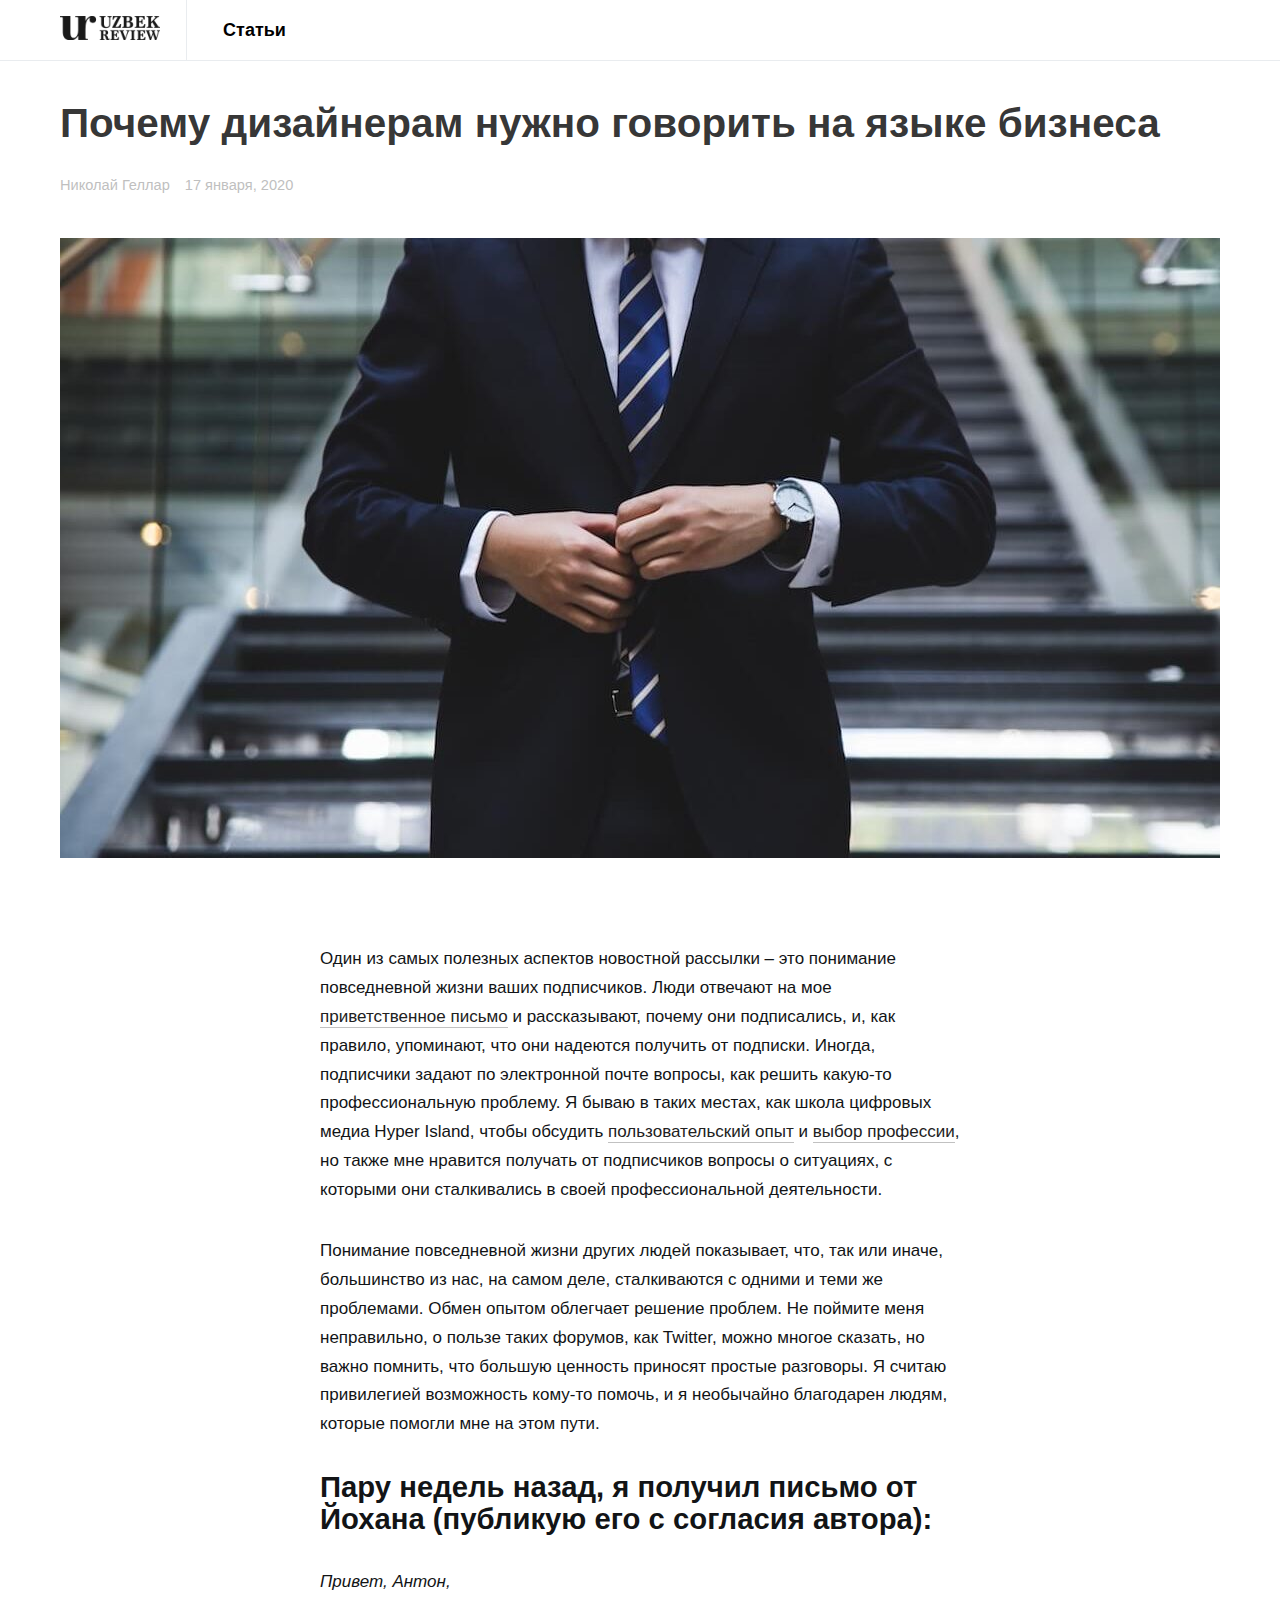
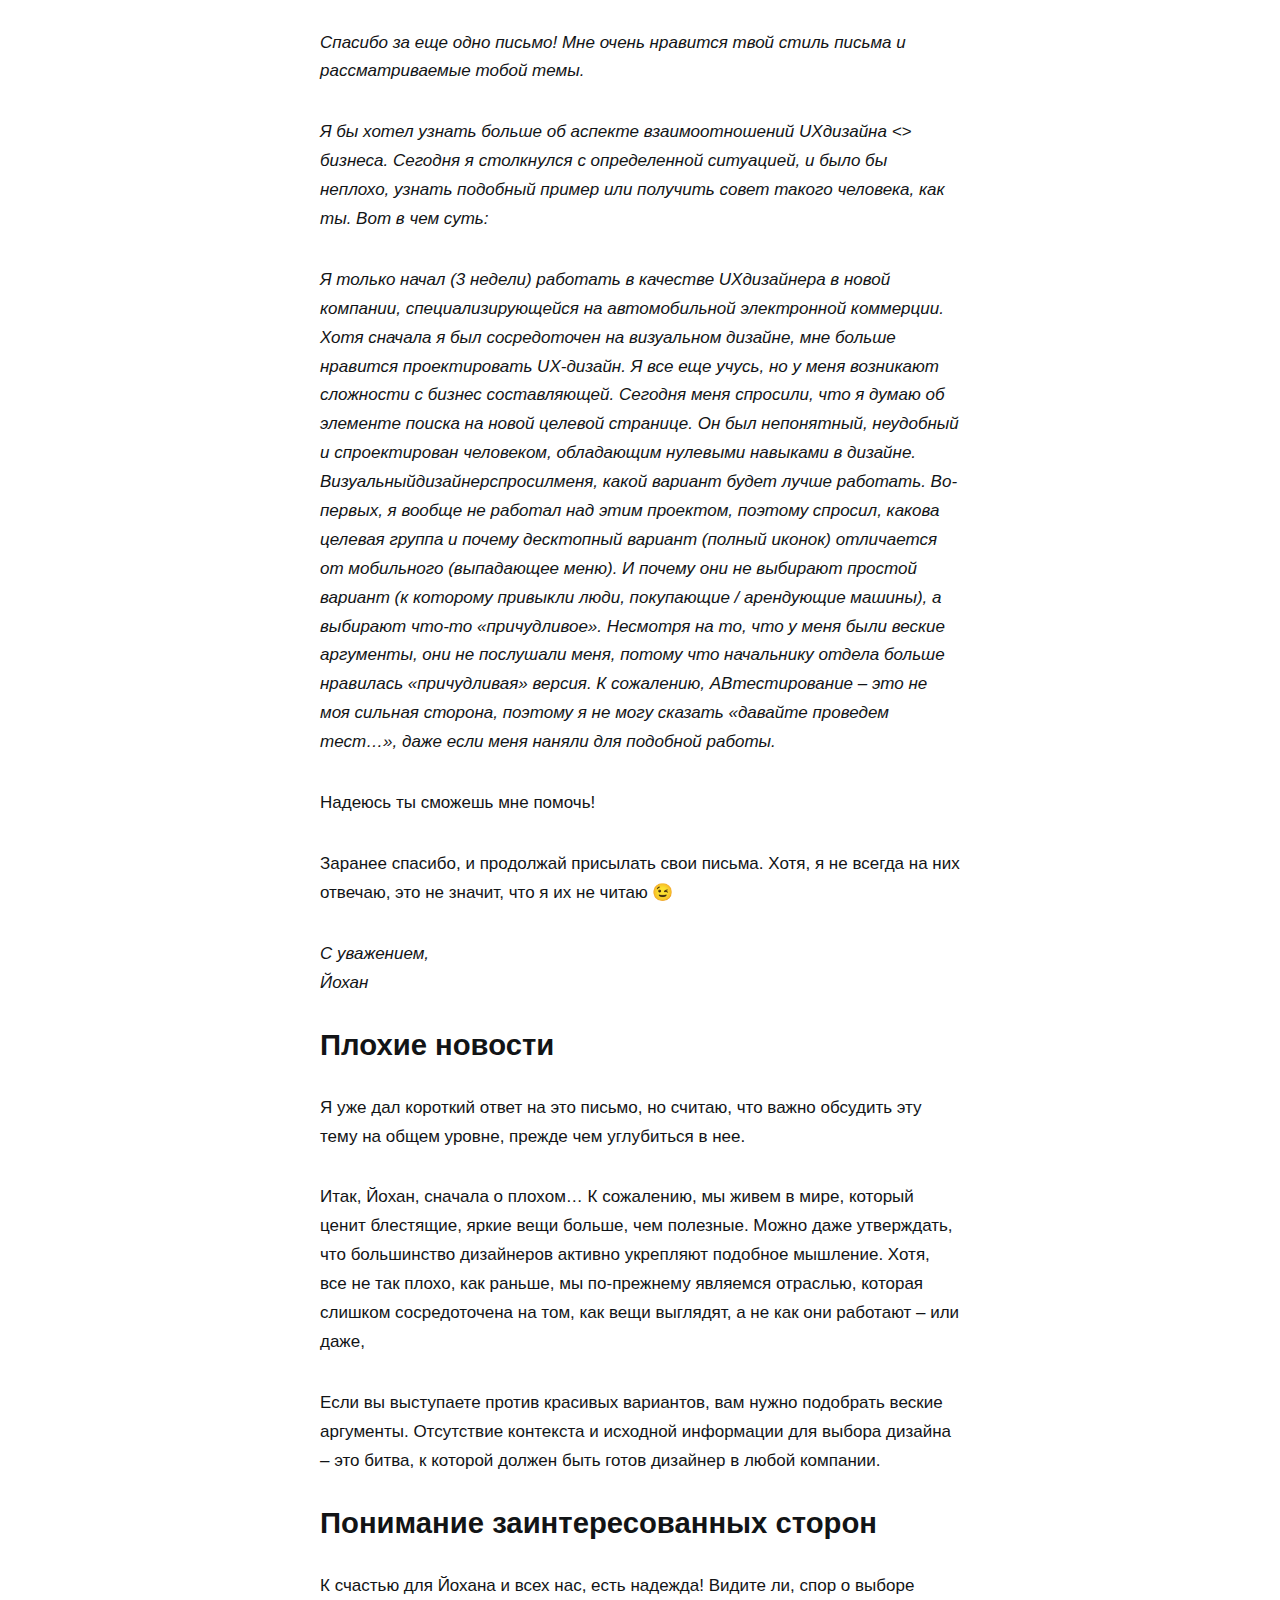
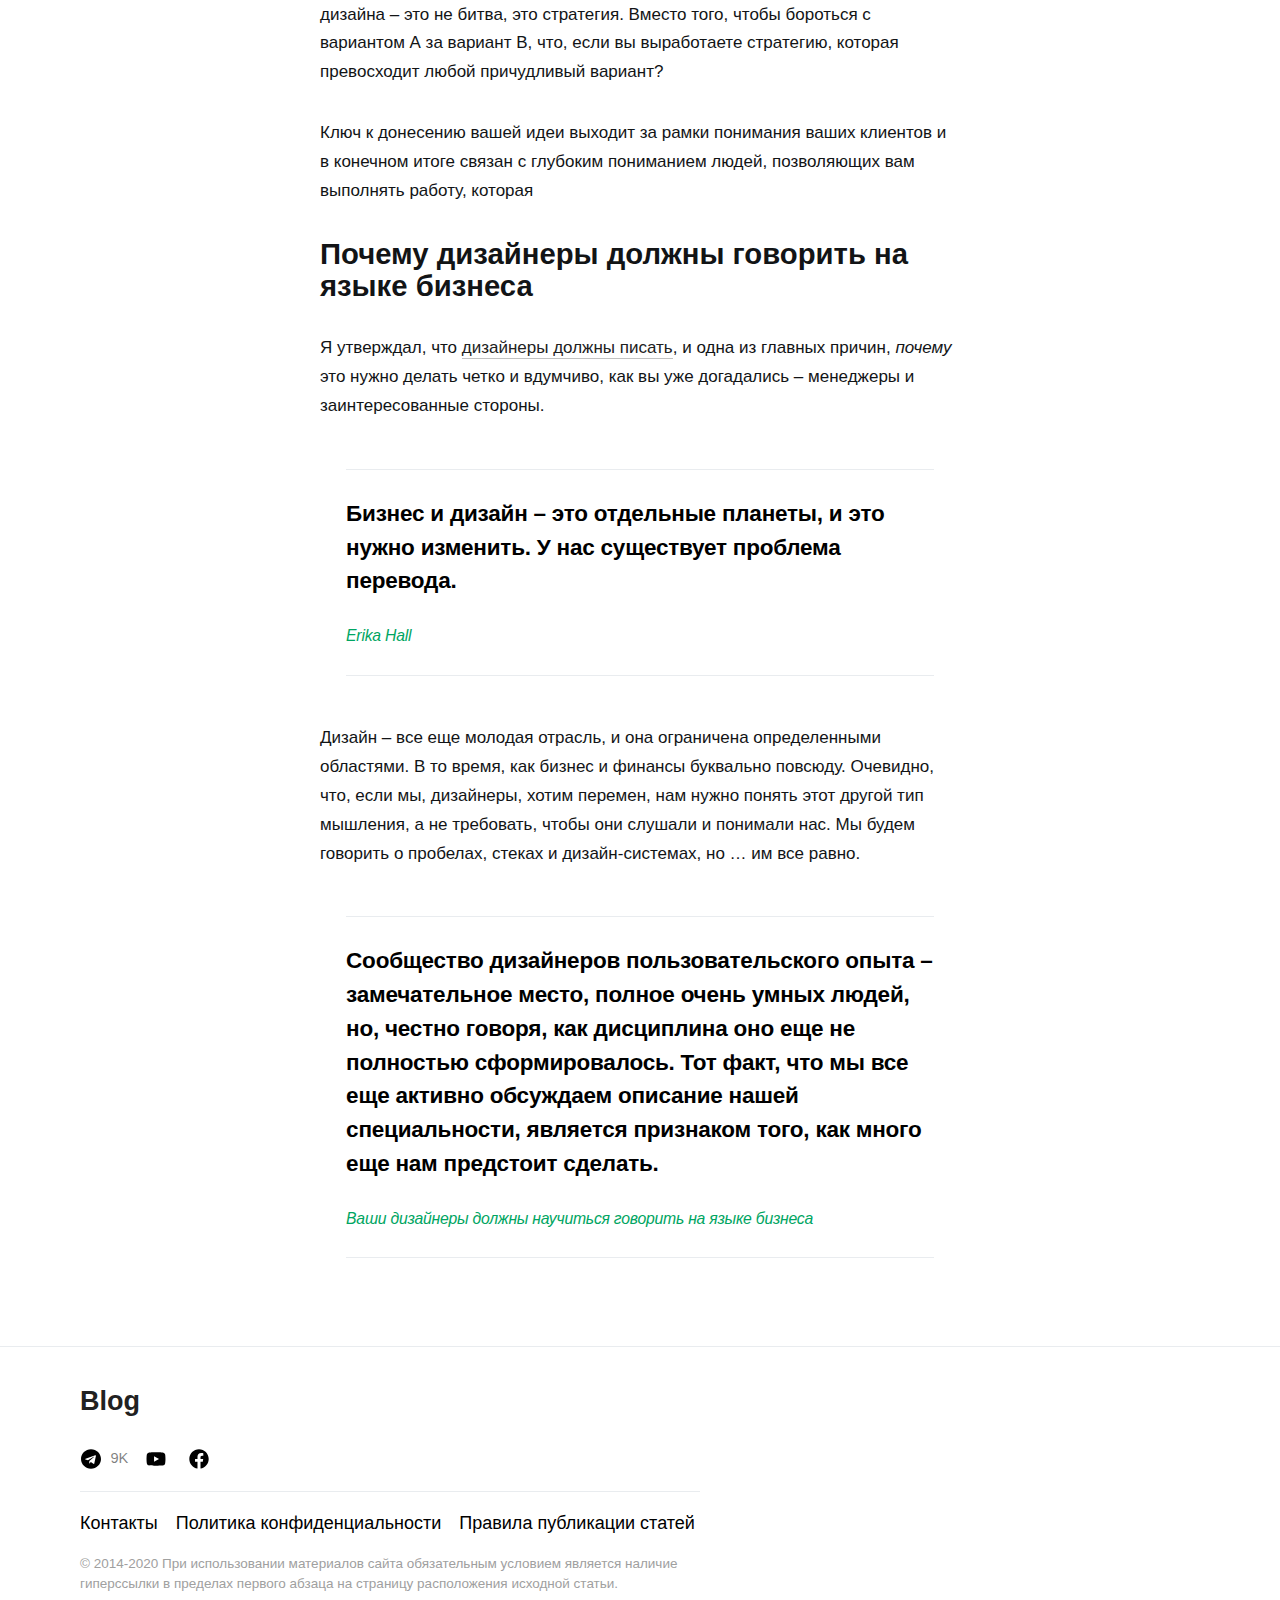
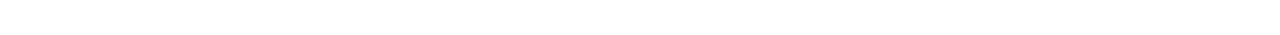
<file: article/index.html>
<!DOCTYPE html><html lang="en"><head><meta charSet="utf-8"/><meta http-equiv="x-ua-compatible" content="ie=edge"/><meta name="viewport" content="width=device-width, initial-scale=1, shrink-to-fit=no"/><style data-href="/styles.e7777220938f333dafc7.css">.headroom{top:0;left:0;right:0;z-index:1}.headroom--unfixed{position:fixed;-webkit-transform:translateY(0);transform:translateY(0);-webkit-transition:background .3s;transition:background .3s}.headroom--scrolled{-webkit-transition:-webkit-transform .2s ease-in-out;transition:-webkit-transform .2s ease-in-out;transition:transform .2s ease-in-out;transition:transform .2s ease-in-out,-webkit-transform .2s ease-in-out}.headroom--unpinned{position:fixed;-webkit-transform:translateY(-100%);transform:translateY(-100%)}.headroom--pinned{position:fixed;-webkit-transform:translateY(0);transform:translateY(0);background-color:#fff}.headroom-wrapper{height:0!important}.navbar-primary{background-color:#fff}.navbar-wrap{border-bottom:1px solid #e9ecef}.navbar-container{display:flex;align-items:center;height:100%;width:100%;padding-right:20px;padding-left:20px;margin-right:auto;margin-left:auto}.navbar-container .navbar-content{display:flex;align-items:center;position:relative;width:100%;height:60px;justify-content:space-between}.navbar-primary .navbar-brand{position:absolute;-webkit-transform:translate3d(-50%,0,0);transform:translate3d(-50%,0,0);left:50%}.navbar-brand{display:inline-block;margin-bottom:0;line-height:inherit;white-space:nowrap;text-decoration:none;color:#000;font-weight:700;font-size:28px}.navbar-brand img{width:100px;margin-bottom:0}.navbar-nav{border-left:1px solid rgba(0,0,0,.05);border-left:1px solid #e9ecef;padding-left:1.5rem;margin-right:auto;order:3}.navbar-primary .navbar-nav{height:100%;display:none}.navbar-nav{display:flex;flex-wrap:wrap;margin-bottom:0;list-style:none;padding:0}.navbar-primary .navbar-nav>li{height:100%}.navbar-nav li{position:relative}.navbar-nav>li:hover>a{color:#a0a0a0}.navbar-primary .navbar-nav>li>a{height:100%;text-decoration:none;font-weight:700}.navbar-nav>li>a{display:flex;align-items:center;padding-left:.5rem;padding-right:.5rem;color:#000}.navbar-nav>li.current-menu-item>a{font-weight:700}.navbar-primary .navbar-nav{border-left:1px solid #e9ecef;padding-left:1.5rem;margin-right:auto;order:3}@media (min-width:720px){.navbar-container{max-width:720px}}@media (min-width:600px){.navbar-container{max-width:600px}}@media (min-width:1020px){.navbar-primary .navbar-nav{display:flex}.navbar-primary .navbar-brand{position:static;left:0;-webkit-transform:none;transform:none}.header-default .navbar-brand{margin-right:1rem}.navbar-container{max-width:1200px}.navbar-container .navbar-content{justify-content:flex-start}}.site-footer{background-color:#fff;padding-bottom:40px;background:#fff;border-top:1px solid #e9ecef;padding-top:40px;margin-top:40px}.site-info{width:100%;padding-right:20px;padding-left:20px;margin-right:auto;margin-left:auto;display:flex;align-items:center;justify-content:space-between;flex-direction:column;color:#a0a0a0}.site-info .footer-aside{margin-top:1rem;order:2}.pk-subscribe-form-wrap{position:relative}.site-info .pk-subscribe-form-wrap .pk-subscribe-message{display:none;font-size:.75rem;line-height:1.5;margin-bottom:1rem}.pk-subscribe-form-wrap .pk-input-group{display:flex}.pk-input-group{position:relative;background:#e9ecef;border-radius:0;border:3px solid #e9ecef;-webkit-transition:.25s;transition:.25s}.pk-input-group input[type=text]{position:relative;flex:1 1 auto;width:1%;margin-bottom:0;border-radius:0;padding:.375rem .75rem;border:none;box-shadow:none}input[type=text]{font-size:15px;border-radius:3px;display:block;width:100%;font-size:.75rem;padding:.375rem .75rem;line-height:1.7rem;color:#495057;background-color:#fff;background-clip:padding-box;border:1px solid #ced4da;border-radius:0;-webkit-transition:border-color .15s ease-in-out,-webkit-box-shadow .15s ease-in-out;-webkit-transition:border-color .15s ease-in-out,box-shadow .15s ease-in-out;transition:border-color .15s ease-in-out,box-shadow .15s ease-in-out;box-shadow:0 0 0 .2rem rgba(0,0,0,.1);outline:0}.pk-subscribe-form-wrap .pk-input-group button{margin-top:-3px;background-color:#00a562;font-size:.875rem;font-weight:700}.pk-input-group button{margin:-3px -3px -3px 0;position:relative;z-index:2;border-radius:0;-webkit-transition:.25s;transition:.25s}.site-info .footer-content{text-align:center;flex-grow:1;order:1}.site-info .footer-title{font-size:1.5rem;color:#212121}.site-info .pk-social-links-template-nav{margin-top:1rem}.pk-social-links-template-nav .pk-social-links-items{display:flex;flex-wrap:wrap;justify-content:flex-start;margin:0 -.225rem}.pk-social-links-template-nav .pk-social-links-item:first-child{margin-left:0;padding-left:0}.pk-social-links-template-nav .pk-social-links-item:not(:last-child){margin-right:.25rem}.site-info .pk-social-links-item{padding-bottom:0}.pk-social-links-template-nav .pk-social-links-item{padding:0 .225rem}.pk-social-links-template-nav .pk-social-links-item a{display:flex;flex-direction:row;align-items:center;line-height:1}.pk-social-links-item .pk-social-links-link{display:flex;flex-grow:1;flex-direction:column;align-items:center;height:100%;line-height:1;text-align:center;color:#000;border:none!important;text-decoration:none!important;box-shadow:none!important;-webkit-transition:background-color .2s;transition:background-color .2s}.pk-social-links-template-nav .pk-social-links-icon{width:30px;height:30px;line-height:30px;text-align:center;font-size:.875rem;-webkit-transition:.25s;transition:.25s;border-radius:100%}.pk-social-links-template-nav .pk-social-links-count{color:rgba(0,0,0,.5)}.pk-social-links-template-nav .pk-social-links-count,.pk-social-links-template-nav .pk-social-links-label,.pk-social-links-template-nav .pk-social-links-title{margin-top:0;margin-left:.25rem;-webkit-transition:color .2s;transition:color .2s}.site-info .navbar-footer{border-top:1px solid #e9ecef;padding-top:1rem;margin-top:1rem}.site-info .navbar-footer .navbar-nav{margin-left:-.5rem;margin-right:-.5rem;justify-content:center}.site-info .footer-copyright{width:100%;margin-top:1rem;font-size:.75rem;line-height:1.5}.site-info .pk-social-links-template-nav .pk-social-links-items{justify-content:center}.pk-social-links-icon img{width:20px;vertical-align:middle;margin-bottom:0}.pk-social-links-count{font-size:.8125rem}.navbar-footer .navbar-nav{border-left:0}.navbar-footer .navbar-nav li{margin-bottom:0}.menu-item a{text-decoration:none}@media (min-width:600px){.site-info{max-width:600px}}@media (min-width:720px){.site-info{max-width:720px;flex-direction:row;align-items:flex-start}.site-info .footer-aside{margin-top:0;margin-left:40px;flex:0 0 300px;max-width:300px;width:100%}.site-info .pk-subscribe-form-wrap .pk-subscribe-message{display:block}.site-info .footer-content{text-align:left}.site-info .navbar-footer .navbar-nav,.site-info .pk-social-links-template-nav .pk-social-links-items{justify-content:flex-start}}@media (min-width:1020px){.site-info{max-width:1020px}}@media (min-width:1200px){.site-info{max-width:1200px}}.site-inner{position:relative;left:0;transition:all .4s ease;-webkit-transition:all .4s ease}html{font-family:Roboto,sans-serif;-ms-text-size-adjust:100%;-webkit-text-size-adjust:100%}body{margin:0;-webkit-font-smoothing:antialiased;-moz-osx-font-smoothing:grayscale}article,aside,details,figcaption,figure,footer,header,main,menu,nav,section,summary{display:block}audio,canvas,progress,video{display:inline-block}audio:not([controls]){display:none;height:0}progress{vertical-align:baseline}[hidden],template{display:none}a{background-color:transparent;-webkit-text-decoration-skip:objects}a:active,a:hover{outline-width:0}abbr[title]{border-bottom:none;text-decoration:underline;-webkit-text-decoration:underline dotted;text-decoration:underline dotted}b,strong{font-weight:inherit;font-weight:bolder}dfn{font-style:italic}h1{font-size:2em;margin:.67em 0}mark{background-color:#ff0;color:#000}small{font-size:80%}sub,sup{font-size:75%;line-height:0;position:relative;vertical-align:baseline}sub{bottom:-.25em}sup{top:-.5em}img{border-style:none}svg:not(:root){overflow:hidden}code,kbd,pre,samp{font-family:monospace,monospace;font-size:1em}figure{margin:1em 40px}hr{box-sizing:content-box;height:0;overflow:visible}button,input,optgroup,select,textarea{font:inherit;margin:0}optgroup{font-weight:700}button,input{overflow:visible}button,select{text-transform:none}[type=reset],[type=submit],button,html [type=button]{-webkit-appearance:button}[type=button]::-moz-focus-inner,[type=reset]::-moz-focus-inner,[type=submit]::-moz-focus-inner,button::-moz-focus-inner{border-style:none;padding:0}[type=button]:-moz-focusring,[type=reset]:-moz-focusring,[type=submit]:-moz-focusring,button:-moz-focusring{outline:1px dotted ButtonText}fieldset{border:1px solid silver;margin:0 2px;padding:.35em .625em .75em}legend{box-sizing:border-box;color:inherit;display:table;max-width:100%;padding:0;white-space:normal}textarea{overflow:auto}[type=checkbox],[type=radio]{box-sizing:border-box;padding:0}[type=number]::-webkit-inner-spin-button,[type=number]::-webkit-outer-spin-button{height:auto}[type=search]{-webkit-appearance:textfield;outline-offset:-2px}[type=search]::-webkit-search-cancel-button,[type=search]::-webkit-search-decoration{-webkit-appearance:none}::-webkit-input-placeholder{color:inherit;opacity:.54}::-webkit-file-upload-button{-webkit-appearance:button;font:inherit}html{font:112.5%/1.45em georgia,serif;box-sizing:border-box;overflow-y:scroll}*,:after,:before{box-sizing:inherit}body{color:rgba(0,0,0,.8);font-family:Roboto,sans-serif;font-weight:400;word-wrap:break-word;-webkit-font-kerning:normal;font-kerning:normal;-ms-font-feature-settings:"kern","liga","clig","calt";font-feature-settings:"kern","liga","clig","calt"}img{max-width:100%;padding:0;margin:0 0 1.45rem}h1{font-size:2.25rem}h1,h2{padding:0;margin:0 0 1.45rem;color:inherit;font-family:-apple-system,BlinkMacSystemFont,Segoe UI,Roboto,Oxygen,Ubuntu,Cantarell,Fira Sans,Droid Sans,Helvetica Neue,sans-serif;font-weight:700;text-rendering:optimizeLegibility;line-height:1.1}h2{font-size:1.62671rem}h3{font-size:1.38316rem}h3,h4{padding:0;margin:0 0 1.45rem;color:inherit;font-family:-apple-system,BlinkMacSystemFont,Segoe UI,Roboto,Oxygen,Ubuntu,Cantarell,Fira Sans,Droid Sans,Helvetica Neue,sans-serif;font-weight:700;text-rendering:optimizeLegibility;line-height:1.1}h4{font-size:1rem}h5{font-size:.85028rem}h5,h6{padding:0;margin:0 0 1.45rem;color:inherit;font-family:-apple-system,BlinkMacSystemFont,Segoe UI,Roboto,Oxygen,Ubuntu,Cantarell,Fira Sans,Droid Sans,Helvetica Neue,sans-serif;font-weight:700;text-rendering:optimizeLegibility;line-height:1.1}h6{font-size:.78405rem}hgroup{padding:0;margin:0 0 1.45rem}ol,ul{padding:0;margin:0 0 1.45rem 1.45rem;list-style-position:outside;list-style-image:none}dd,dl,figure,p{padding:0;margin:0 0 1.45rem}pre{margin:0 0 1.45rem;font-size:.85rem;line-height:1.42;background:rgba(0,0,0,.04);border-radius:3px;overflow:auto;word-wrap:normal;padding:1.45rem}table{font-size:1rem;line-height:1.45rem;border-collapse:collapse;width:100%}fieldset,table{padding:0;margin:0 0 1.45rem}blockquote{padding:0;margin:0 1.45rem 1.45rem}form,iframe,noscript{padding:0;margin:0 0 1.45rem}hr{padding:0;margin:0 0 calc(1.45rem - 1px);background:rgba(0,0,0,.2);border:none;height:1px}address{padding:0;margin:0 0 1.45rem}b,dt,strong,th{font-weight:700}li{margin-bottom:.725rem}ol li,ul li{padding-left:0}li>ol,li>ul{margin-left:1.45rem;margin-bottom:.725rem;margin-top:.725rem}blockquote :last-child,li :last-child,p :last-child{margin-bottom:0}li>p{margin-bottom:.725rem}code,kbd,samp{font-size:.85rem;line-height:1.45rem}abbr,abbr[title],acronym{border-bottom:1px dotted rgba(0,0,0,.5);cursor:help}abbr[title]{text-decoration:none}td,th,thead{text-align:left}td,th{border-bottom:1px solid rgba(0,0,0,.12);font-feature-settings:"tnum";-moz-font-feature-settings:"tnum";-ms-font-feature-settings:"tnum";-webkit-font-feature-settings:"tnum";padding:.725rem .96667rem calc(.725rem - 1px)}td:first-child,th:first-child{padding-left:0}td:last-child,th:last-child{padding-right:0}code,tt{background-color:rgba(0,0,0,.04);border-radius:3px;font-family:SFMono-Regular,Consolas,Roboto Mono,Droid Sans Mono,Liberation Mono,Menlo,Courier,monospace;padding:.2em 0}pre code{background:none;line-height:1.42}code:after,code:before,tt:after,tt:before{letter-spacing:-.2em;content:" "}pre code:after,pre code:before,pre tt:after,pre tt:before{content:""}*,body,html{box-sizing:border-box}h1,h2,h3,h4,h5,h6{font-family:Roboto,sans-serif}.button,button,input[type=button],input[type=reset],input[type=submit]{display:inline-block;font-weight:400;text-align:center;white-space:nowrap;vertical-align:middle;-webkit-user-select:none;-ms-user-select:none;user-select:none;cursor:pointer;border:1px solid transparent;padding:.375rem 1rem;font-size:1rem;line-height:1.5;border-radius:0;-webkit-transition:color .15s ease-in-out,background-color .15s ease-in-out,border-color .15s ease-in-out,-webkit-box-shadow .15s ease-in-out;-webkit-transition:color .15s ease-in-out,background-color .15s ease-in-out,border-color .15s ease-in-out,box-shadow .15s ease-in-out;transition:color .15s ease-in-out,background-color .15s ease-in-out,border-color .15s ease-in-out,box-shadow .15s ease-in-out;background-color:#000;color:#fff}@media only screen and (max-width:480px){html{font-size:100%}}.entry-header-standard,.entry-header-title{margin-bottom:1.5rem}.post-media{margin-bottom:3rem}.post-media figure{margin-bottom:0}figure{margin:0 0 1rem}.post-media img{width:100%}.entry-container{display:flex;flex-direction:column}.entry-container .entry-content-wrap{width:100%;font-size:1.125rem;order:1}.entry-content{font-family:Roboto,sans-serif;font-size:17px;font-weight:400;letter-spacing:inherit;line-height:1.7}.entry-content>:first-child,.entry .entry-summary>:first-child{margin-top:0}.entry-content>*,.entry .entry-summary>*{margin-top:32px;margin-bottom:32px}.entry-content ol li a,.entry-content p a,.entry-content p em a,.entry-content p strong a,.entry-content p u a,.entry-content ul li a,.pk-alert a{text-decoration:none;border-bottom:1px solid #c1c1c1;color:#212121;padding-bottom:1px}.entry-content ol li a:hover,.entry-content p a:hover,.entry-content p em a:hover,.entry-content p strong a:hover,.entry-content p u a:hover,.entry-content ul li a:hover,.pk-alert a:hover{color:#00a562;border:none}.wp-block-quote:not(.is-large):not(.is-style-large){border-left:0}.wp-block-quote:not(.is-large),.wp-block-quote:not(.is-style-large){position:relative;font-size:1.25rem;line-height:1.5;padding:1.5rem 0;margin-top:48px;margin-bottom:48px;border-top:1px solid #e9ecef;border-bottom:1px solid #e9ecef;color:#000}.entry-content>blockquote p:first-child{font-size:inherit;margin-top:0}.entry-content>blockquote p{line-height:1.5}.entry-content>blockquote cite{display:block;color:#a0a0a0;font-size:.875rem;font-style:italic;margin-top:.5rem;font-weight:400}.entry-content a{color:#00a562;text-decoration:none}.wp-block-quote{font-family:Roboto,sans-serif;font-weight:700;letter-spacing:-.01em;text-transform:none}@media (min-width:600px){.entry-content>*,.entry .entry-summary>*{margin-top:32px;margin-bottom:32px}}@media (min-width:1020px){.article.content-area{position:relative;width:100%;padding-right:20px;padding-left:20px;flex:0 0 100%;max-width:100%}.entry-container .entry-content-wrap{flex:0 0 100%;width:100%;max-width:100%;padding:0 20px;margin:0;order:2;position:relative;font-size:1.125rem}.entry .entry-container{display:block;position:relative;max-width:680px;padding:0;margin-left:auto;margin-right:auto;color:#121416}.entry-container{display:flex;flex-wrap:wrap;margin-right:-20px;margin-left:-20px;flex-direction:row;justify-content:center}.entry-container .entry-content{max-width:100%}}.site-content{min-height:calc(100vh - 320px);margin-top:101px}.cs-container{width:100%;padding-right:20px;padding-left:20px;margin-right:auto;margin-left:auto}.page-header{margin-bottom:1.5rem}.post-outer{position:relative}.post-link{position:absolute;top:0;left:0;width:100%;height:100%;z-index:2}.post-inner:not(:last-child){margin-bottom:1rem}.cs-overlay{position:relative;display:flex;flex-direction:row;justify-content:flex-start;width:100%}.cs-bg-dark{color:hsla(0,0%,100%,.9)}.cs-ratio-landscape:before{padding-bottom:54%}.cs-overlay-ratio:before{content:"";display:table;box-sizing:border-box;width:0;height:100%}.cs-overlay-ratio .cs-overlay-background{position:absolute!important;top:0;right:0;bottom:0;left:0;width:100%;height:100%}.cs-overlay-background,.cs-overlay-ratio .cs-overlay-background img{position:absolute;left:0;top:0;right:0;bottom:0}.cs-overlay-background img{width:100%;height:100%;-o-object-fit:cover;object-fit:cover}.entry-thumbnail img{width:100%;height:auto;-webkit-transition:opacity .25s;transition:opacity .25s}.cs-overlay-simple .cs-overlay-background:after{background:0 0}.cs-overlay-background:after{content:"";position:absolute;left:0;top:0;right:0;bottom:0;-webkit-transition:all .2s ease;transition:all .2s ease}.cs-overlay:focus .cs-overlay-background:after,.cs-overlay:hover .cs-overlay-background:after{opacity:.7}.post-outer:focus .cs-overlay-background:after,.post-outer:hover .cs-overlay-background:after{background:hsla(0,0%,100%,.25)}.cs-overlay-ratio .cs-overlay-content{display:flex;flex-direction:column;justify-content:flex-end;position:relative}.cs-overlay-content{position:relative;width:100%}.layout-list-alternative .cs-overlay .meta-category{margin:0 0 auto auto}.entry-title{-webkit-transition:color .25s;transition:color .25s}.entry-excerpt{color:#777;font-size:.95rem;margin-bottom:1rem;color:#6c757d;line-height:normal}.archive-main .post-meta{margin-top:auto}.post-meta{margin-top:1rem;margin-bottom:0;padding:0;color:#bfbfbf;margin-left:0}.post-meta,.post-meta>li{display:flex;flex-wrap:wrap}.post-meta>li{align-items:center;font-size:.8125rem;font-weight:400;text-transform:none}.meta-author{margin-right:15px}.archive-main article:not(:first-child){border-top:1px solid #e9ecef;margin-top:1.5rem;padding-top:2.5rem}.post-outer:focus .entry-title,.post-outer:hover .entry-title{color:#6c757d}@media (max-width:480px){.layout-list-alternative .entry-title{font-size:1.4rem;line-height:1.1}}@media (min-width:600px){.cs-container{max-width:600px}.layout-list-alternative .post-outer{display:flex;flex-wrap:wrap;margin-right:-20px;margin-left:-20px}.layout-list-alternative .post-inner:not(:last-child){margin-bottom:0}.layout-list-alternative .entry-thumbnail{order:2}.layout-list-alternative .post-inner+.post-inner{display:flex}.layout-list-alternative .post-inner{position:relative;width:100%;padding-right:20px;padding-left:20px;flex:0 0 50%;max-width:50%}.layout-list-alternative .entry-title{font-size:1.3rem;line-height:1.1}}@media (min-width:720px){.cs-container{max-width:720px}}@media (min-width:1020px){.cs-container{max-width:1020px}.content-area{position:relative;width:100%;padding-right:20px;padding-left:20px;flex:0 0 100%;max-width:100%;flex-grow:0;flex-shrink:0;flex-basis:calc(100% - 480px);max-width:calc(100% - 480px)}.layout-list-alternative .post-inner{flex:0 0 33.3333333333%;max-width:33.3333333333%}.layout-list-alternative .post-inner+.post-inner{flex:0 0 66.6666666667%;max-width:66.6666666667%}.layout-list-alternative .post-inner+.post-inner .entry-data{display:flex;flex-wrap:wrap;margin-right:-20px;margin-left:-20px}.home .layout-list-alternative .post-inner+.post-inner .entry-excerpt,.layout-list-alternative .post-inner+.post-inner .entry-header{position:relative;flex:0 0 auto;max-width:100%}.layout-list-alternative .post-inner+.post-inner .entry-excerpt,.layout-list-alternative .post-inner+.post-inner .entry-header{position:relative;padding-right:20px;padding-left:20px}.layout-list-alternative .post-inner+.post-inner .post-meta{position:relative;width:100%;padding-right:20px;padding-left:20px;flex:0 0 100%;max-width:100%}.layout-list-alternative .post-inner+.post-inner .entry-excerpt{position:relative;flex:0 0 auto;max-width:100%;padding-right:20px;padding-left:20px;-webkit-box-flex:0}.main-content{display:flex;flex-wrap:wrap;margin-right:-20px;margin-left:-20px}}@media (min-width:1200px){.cs-container{max-width:1200px}.content-area{padding-right:40px}}</style><meta name="generator" content="Gatsby 2.18.12"/><title data-react-helmet="true">Article | Blog</title><meta data-react-helmet="true" name="description" content="Personal Blog"/><meta data-react-helmet="true" property="og:title" content="Article"/><meta data-react-helmet="true" property="og:description" content="Personal Blog"/><meta data-react-helmet="true" property="og:type" content="website"/><meta data-react-helmet="true" name="twitter:card" content="summary"/><meta data-react-helmet="true" name="twitter:creator" content="Mr.Doniyor"/><meta data-react-helmet="true" name="twitter:title" content="Article"/><meta data-react-helmet="true" name="twitter:description" content="Personal Blog"/><link rel="icon" href="/icons/icon-48x48.png?v=edf3d310d67f8284a562bc3a58c3e761"/><link rel="manifest" href="/manifest.webmanifest"/><meta name="theme-color" content="#663399"/><link rel="apple-touch-icon" sizes="48x48" href="/icons/icon-48x48.png?v=edf3d310d67f8284a562bc3a58c3e761"/><link rel="apple-touch-icon" sizes="72x72" href="/icons/icon-72x72.png?v=edf3d310d67f8284a562bc3a58c3e761"/><link rel="apple-touch-icon" sizes="96x96" href="/icons/icon-96x96.png?v=edf3d310d67f8284a562bc3a58c3e761"/><link rel="apple-touch-icon" sizes="144x144" href="/icons/icon-144x144.png?v=edf3d310d67f8284a562bc3a58c3e761"/><link rel="apple-touch-icon" sizes="192x192" href="/icons/icon-192x192.png?v=edf3d310d67f8284a562bc3a58c3e761"/><link rel="apple-touch-icon" sizes="256x256" href="/icons/icon-256x256.png?v=edf3d310d67f8284a562bc3a58c3e761"/><link rel="apple-touch-icon" sizes="384x384" href="/icons/icon-384x384.png?v=edf3d310d67f8284a562bc3a58c3e761"/><link rel="apple-touch-icon" sizes="512x512" href="/icons/icon-512x512.png?v=edf3d310d67f8284a562bc3a58c3e761"/><link as="script" rel="preload" href="/webpack-runtime-8c6bbc9e45d97506686b.js"/><link as="script" rel="preload" href="/app-01557d90f5b6e248ed76.js"/><link as="script" rel="preload" href="/styles-6ea9c8d2842f7a76dada.js"/><link as="script" rel="preload" href="/commons-b4c87d13639be79936ba.js"/><link as="script" rel="preload" href="/component---src-pages-article-js-ae824a40a7953096f55e.js"/><link as="fetch" rel="preload" href="/page-data/article/page-data.json" crossorigin="anonymous"/></head><body><div id="___gatsby"><div style="outline:none" tabindex="-1" role="group" id="gatsby-focus-wrapper"><div class="site-inner"><div class="headroom-wrapper"><div class="headroom headroom--unfixed"><header class="site-header"><nav class="navbar navbar-primary"><div class="navbar-wrap"><div class="navbar-container"><div class="navbar-content"><a class="navbar-brand" href="/"><img src="/static/ur-logo-2-783ee30ef1a4f5f034e46dc0af3f1b57.png" alt="Site logo"/></a><ul class="navbar-nav "><li class="menu-item"><a href="/">Статьи</a></li></ul></div></div></div></nav></header></div></div><div class="site-content"><section class="entry-header entry-header-standard"><div class="cs-container"><h1 class="entry-title">Почему дизайнерам нужно говорить на языке бизнеса</h1><div class="entry-meta-details"><ul class="post-meta"><li class="meta-author">Николай Геллар</li><li class="meta-date">17 января, 2020</li></ul></div></div></section><div class="cs-container"><div class="main-content"><div class="content-area article"><main class="site-main"><article class="entry"><div class="post-media"><figure><a href="/static/poster-dd32e2f463f3aa70bb867f96103eb2a9.jpg"><img src="/static/poster-dd32e2f463f3aa70bb867f96103eb2a9.jpg" alt="Poster"/></a></figure></div><div class="entry-container"><div class="entry-content-wrap"><div class="entry-content"><p>Один из самых полезных аспектов новостной рассылки – это понимание повседневной жизни ваших подписчиков. Люди отвечают на мое <a href="https://www.antonsten.com/newsletter-ux/" rel="noopener noreferrer" target="_blank">приветственное письмо</a> и рассказывают, почему они подписались, и, как правило, упоминают, что они надеются получить от подписки. Иногда, подписчики задают по электронной почте вопросы, как решить какую-то профессиональную проблему. Я бываю в таких местах, как школа цифровых медиа Hyper Island, чтобы обсудить <a href="https://www.antonsten.com/whatsux/" rel="noopener noreferrer" target="_blank">пользовательский опыт</a> и <a href="https://www.antonsten.com/professional-path/" rel="noopener noreferrer" target="_blank">выбор профессии</a>, но также мне нравится получать от подписчиков вопросы о ситуациях, с которыми они сталкивались в своей профессиональной деятельности.</p><p>Понимание повседневной жизни других людей показывает, что, так или иначе, большинство из нас, на самом деле, сталкиваются с одними и теми же проблемами. Обмен опытом облегчает решение проблем. Не поймите меня неправильно, о пользе таких форумов, как Twitter, можно многое сказать, но важно помнить, что большую ценность приносят простые разговоры. Я считаю привилегией возможность кому-то помочь, и я необычайно благодарен людям, которые помогли мне на этом пути.</p><h2>Пару недель назад, я получил письмо от Йохана (публикую его с согласия автора):</h2><p><em>Привет, </em><em>Антон</em><em>,</em></p><p><em>Спасибо за еще одно письмо! Мне очень нравится твой стиль письма и рассматриваемые тобой темы.</em></p><p><em>Я бы хотел узнать больше об аспекте взаимоотношений </em><em>UX</em><em>дизайна &lt;&gt; бизнеса. Сегодня я столкнулся с определенной ситуацией, и было бы неплохо, узнать подобный пример или получить совет такого человека, как ты. Вот в чем суть:</em></p><p><em>Я только начал (3 недели) работать в качестве UX</em><em>дизайнера в новой компании, специализирующейся на автомобильной электронной коммерции. Хотя сначала я был сосредоточен на визуальном дизайне, мне больше нравится проектировать UX-дизайн. Я все еще учусь, но у меня возникают сложности с бизнес составляющей. Сегодня меня спросили, что я думаю об элементе поиска на новой целевой странице. Он был непонятный, неудобный и спроектирован человеком, обладающим нулевыми навыками в дизайне. Визуальный</em><em>дизайнер</em><em>спросил</em><em>меня, какой вариант будет лучше работать. Во-первых, я вообще не работал над этим проектом, поэтому спросил, какова целевая группа и почему десктопный вариант (полный иконок) отличается от мобильного (выпадающее меню). И почему они не выбирают простой вариант (к которому привыкли люди, покупающие / арендующие машины), а выбирают что-то «причудливое». Несмотря на то, что у меня были веские аргументы, они не послушали меня, потому что начальнику отдела больше нравилась «причудливая» версия. К сожалению, AB</em><em>тестирование – это не моя сильная сторона, поэтому я не могу сказать «давайте проведем тест…», даже если меня наняли для подобной работы.</em></p><p>Надеюсь ты сможешь мне помочь!</p><p>Заранее спасибо, и продолжай присылать свои письма. Хотя, я не всегда на них отвечаю, это не значит, что я их не читаю <span role="img" aria-label="smile">😉</span></p><p><em>С уважением, <br/> Йохан</em></p><h2>Плохие новости</h2><p>Я уже дал короткий ответ на это письмо, но считаю, что важно обсудить эту тему на общем уровне, прежде чем углубиться в нее.</p><p>Итак, Йохан, сначала о плохом… К сожалению, мы живем в мире, который ценит блестящие, яркие вещи больше, чем полезные. Можно даже утверждать, что большинство дизайнеров активно укрепляют подобное мышление. Хотя, все не так плохо, как раньше, мы по-прежнему являемся отраслью, которая слишком сосредоточена на том, как вещи выглядят, а не как они работают – или даже, </p><p>Если вы выступаете против красивых вариантов, вам нужно подобрать веские аргументы. Отсутствие контекста и исходной информации для выбора дизайна – это битва, к которой должен быть готов дизайнер в любой компании.</p><h2>Понимание заинтересованных сторон</h2><p>К счастью для Йохана и всех нас, есть надежда! Видите ли, спор о выборе дизайна – это не битва, это стратегия. Вместо того, чтобы бороться с вариантом А за вариант В, что, если вы выработаете стратегию, которая превосходит любой причудливый вариант?</p><p>Ключ к донесению вашей идеи выходит за рамки понимания ваших клиентов и в конечном итоге связан с глубоким пониманием людей, позволяющих вам выполнять работу, которая </p><h2>Почему дизайнеры должны говорить на языке бизнеса</h2><p>Я утверждал, что <a href="https://www.antonsten.com/designers-write/" rel="noopener noreferrer" target="_blank">дизайнеры должны писать</a>, и одна из главных причин, <em>почему</em> это нужно делать четко и вдумчиво, как вы уже догадались – менеджеры и заинтересованные стороны.</p><blockquote class="wp-block-quote"><p>Бизнес и дизайн – это отдельные планеты, и это нужно изменить. У нас существует проблема перевода.</p><cite><a href="https://twitter.com/mulegirl" rel="noopener noreferrer" target="_blank">Erika Hall</a></cite></blockquote><p>Дизайн – все еще молодая отрасль, и она ограничена определенными областями. В то время, как бизнес и финансы буквально повсюду. Очевидно, что, если мы, дизайнеры, хотим перемен, нам нужно понять этот другой тип мышления, а не требовать, чтобы они слушали и понимали нас. Мы будем говорить о пробелах, стеках и дизайн-системах, но … им все равно.</p><blockquote class="wp-block-quote"><p>Сообщество дизайнеров пользовательского опыта – замечательное место, полное очень умных людей, но, честно говоря, как дисциплина оно еще не полностью сформировалось. Тот факт, что мы все еще активно обсуждаем описание нашей специальности, является признаком того, как много еще нам предстоит сделать.</p><cite><a href="https://medium.com/leading-design/your-designers-should-learn-to-speak-business-a4f9845f210" rel="noopener noreferrer" target="_blank">Ваши дизайнеры должны научиться говорить на языке бизнеса</a></cite></blockquote></div></div></div></article></main></div></div></div></div><footer class="site-footer"><div class="site-info"><div class="footer-content content-area"><h5 class="site-title footer-title">Blog</h5><div class="pk-social-links-template-nav"><div class="pk-social-links-items"><div class="pk-social-links-item"><a href="https://t.me/iqtisodchi_kundaligi" class="pk-social-links-link" target="_blank" rel="noopener noreferrer"><i class="pk-social-links-icon pk-icon pk-icon-telegram"><img src="[data-uri]" alt="Telegram"/></i><span class="pk-social-links-count">9K</span></a></div><div class="pk-social-links-item"><a href="https://www.youtube.com/channel/UCRsqjw8SVM9oMZPP0anA_kA" class="pk-social-links-link" target="_blank" rel="noopener noreferrer"><i class="pk-social-links-icon pk-icon pk-icon-rss"><img src="[data-uri]" alt="YouTube"/></i></a></div><div class="pk-social-links-item"><a href="https://t.me/iqtisodchi_kundaligi" class="pk-social-links-link" target="_blank" rel="noopener noreferrer"><i class="pk-social-links-icon pk-icon pk-icon-rss"><img src="[data-uri]" alt="Facebook"/></i></a></div></div></div><nav class="navbar-footer"><ul class="navbar-nav"><li class="menu-item"><a href="/about">Контакты</a></li><li class="menu-item"><a href="/about">Политика конфиденциальности</a></li><li class="menu-item"><a href="/about">Правила публикации статей</a></li></ul></nav><div class="footer-copyright"> © 2014-2020 При использовании материалов сайта обязательным условием является наличие гиперссылки в пределах первого абзаца на страницу расположения исходной статьи.</div></div></div></footer></div></div></div><script id="gatsby-script-loader">/*<![CDATA[*/window.pagePath="/article/";/*]]>*/</script><script id="gatsby-chunk-mapping">/*<![CDATA[*/window.___chunkMapping={"app":["/app-01557d90f5b6e248ed76.js"],"component---src-pages-404-js":["/component---src-pages-404-js-937d1b115ca56d3e6694.js"],"component---src-pages-article-js":["/component---src-pages-article-js-ae824a40a7953096f55e.js"],"component---src-pages-index-js":["/component---src-pages-index-js-b6fc008e5913df41ba40.js"]};/*]]>*/</script><script src="/component---src-pages-article-js-ae824a40a7953096f55e.js" async=""></script><script src="/commons-b4c87d13639be79936ba.js" async=""></script><script src="/styles-6ea9c8d2842f7a76dada.js" async=""></script><script src="/app-01557d90f5b6e248ed76.js" async=""></script><script src="/webpack-runtime-8c6bbc9e45d97506686b.js" async=""></script></body></html>
</file>
